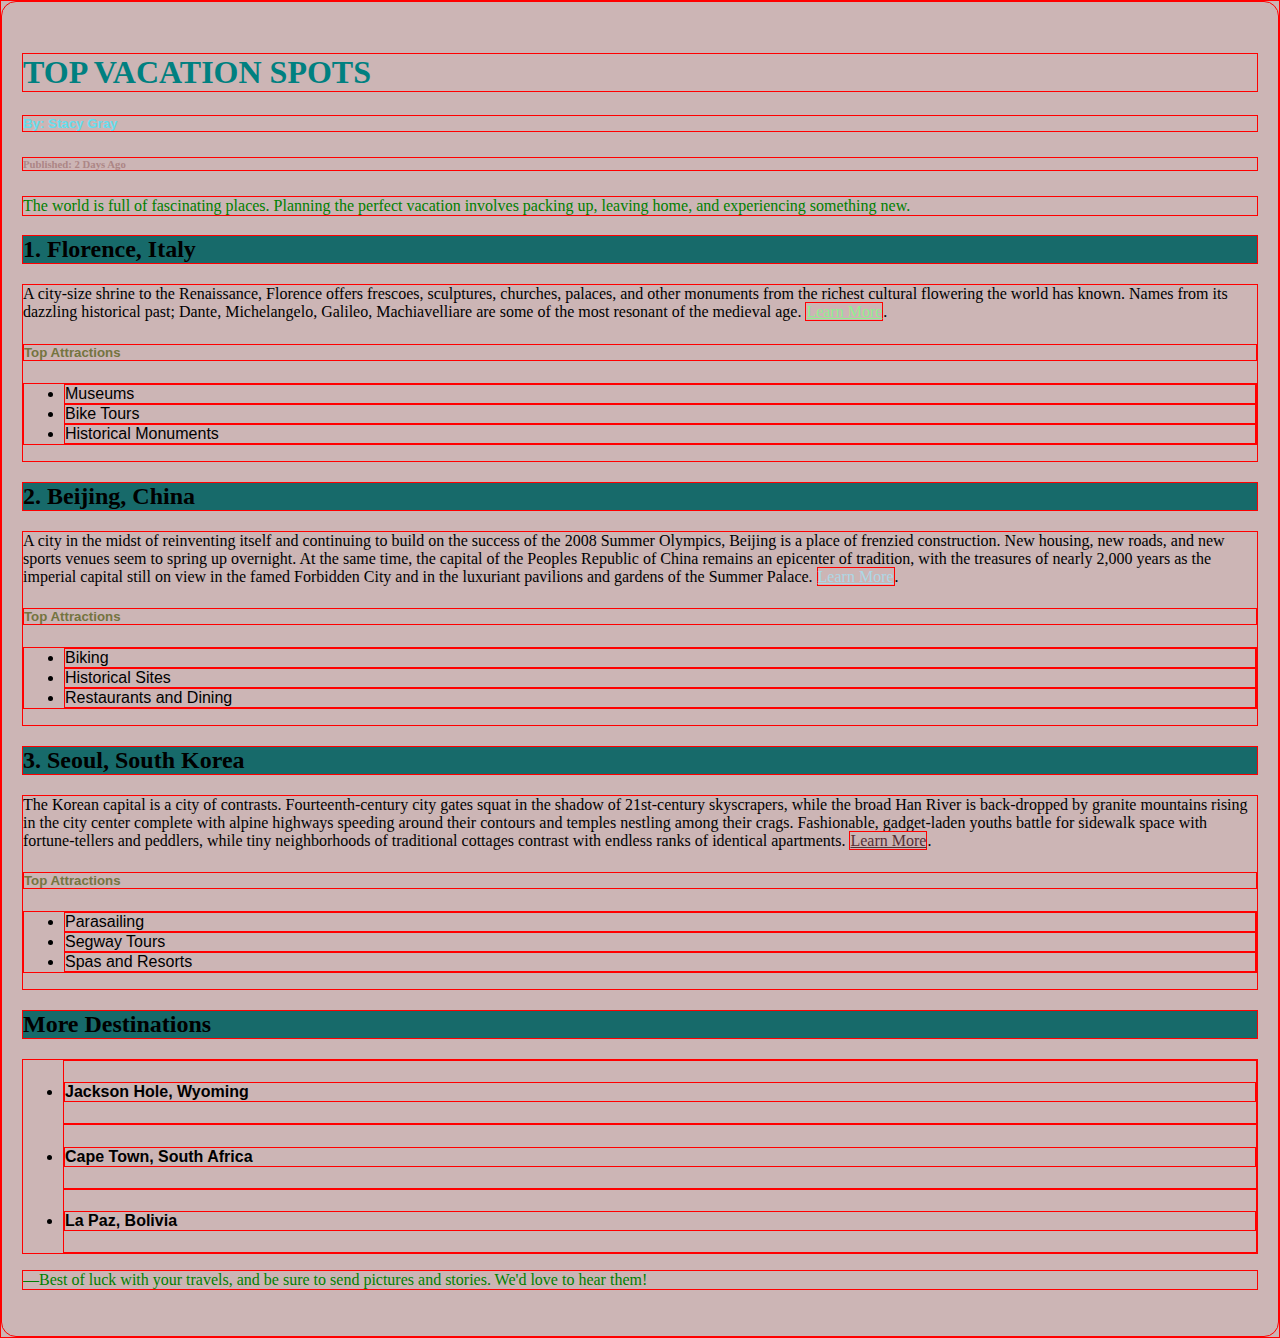
<file: begineer/starting css/index.html>
<!DOCTYPE html>
<html lang="en">
<head>
    <meta charset="UTF-8">
    <meta http-equiv="X-UA-Compatible" content="IE=edge">
    <meta name="viewport" content="width=], initial-scale=1.0">
    <title>Vacation</title>
    <link href="style.css" rel="stylesheet">
</head>
<body>
    <h1 class='title uppercase' id='article-title'>Top Vacation Spots</h1>
    <h5 class='author-class' id='author-id'>By: Stacy Gray</h5>
    <h6 id='publish-time'>Published: 2 Days Ago</h6>
  
    <p>The world is full of fascinating places. Planning the perfect vacation involves packing up, leaving home, and experiencing something new.</p>
  
    <h2 class='destination heading-background'>1. Florence, Italy</h2>
    <div class='description'>A city-size shrine to the Renaissance, Florence offers frescoes, sculptures, churches, palaces, and other monuments from the richest cultural flowering the world has known. Names from its dazzling historical past; Dante, Michelangelo, Galileo, Machiavelliare are some of the most resonant of the medieval age. <a href='https://www.nationalgeographic.com/travel/destination/florence' target='_blank'>Learn More</a>.
      <h5>Top Attractions</h5>
      <ul>
        <li>Museums</li>
        <li>Bike Tours</li>
        <li>Historical Monuments</li>
      </ul>
    </div>
  
    <h2 class='destination heading-background'>2. Beijing, China</h2>
    <div class='description'>A city in the midst of reinventing itself and continuing to build on the success of the 2008 Summer Olympics, Beijing is a place of frenzied construction. New housing, new roads, and new sports venues seem to spring up overnight. At the same time, the capital of the Peoples Republic of China remains an epicenter of tradition, with the treasures of nearly 2,000 years as the imperial capital still on view in the famed Forbidden City and in the luxuriant pavilions and gardens of the Summer Palace.
      <a href='https://www.nationalgeographic.com/travel/destination/beijing' target='_blank'>Learn More</a>.
      <h5>Top Attractions</h5>
      <ul>
        <li>Biking</li>
        <li>Historical Sites</li>
        <li>Restaurants and Dining</li>
      </ul>
    </div>
  
    <h2 class='destination heading-background'>3. Seoul, South Korea</h2>
    <div class='description' >The Korean capital is a city of contrasts. Fourteenth-century city gates squat in the shadow of 21st-century skyscrapers, while the broad Han River is back-dropped by granite mountains rising in the city center complete with alpine highways speeding around their contours and temples nestling among their crags. Fashionable, gadget-laden youths battle for sidewalk space with fortune-tellers and peddlers, while tiny neighborhoods of traditional cottages contrast with endless ranks of identical apartments.
      <a href='https://www.nationalgeographic.com/travel/destination/seoul' target='_blank'>Learn More</a>.
      <h5>Top Attractions</h5>
      <ul>
        <li>Parasailing</li>
        <li>Segway Tours</li>
        <li>Spas and Resorts</li>
      </ul>
    </div>
  
    <h2 class='heading-background'> More Destinations </h2>
    <ul>
      <li><h4 class='destination'>Jackson Hole, Wyoming</h4></li>
      <li><h4 class='destination'>Cape Town, South Africa</h4></li>
      <li><h4 class='destination'>La Paz, Bolivia</h4></li>
    </ul>
  
    <p>&mdash;Best of luck with your travels, and be sure to send pictures and stories. We'd love to hear them!</p>
  
</body>
</html>
</file>
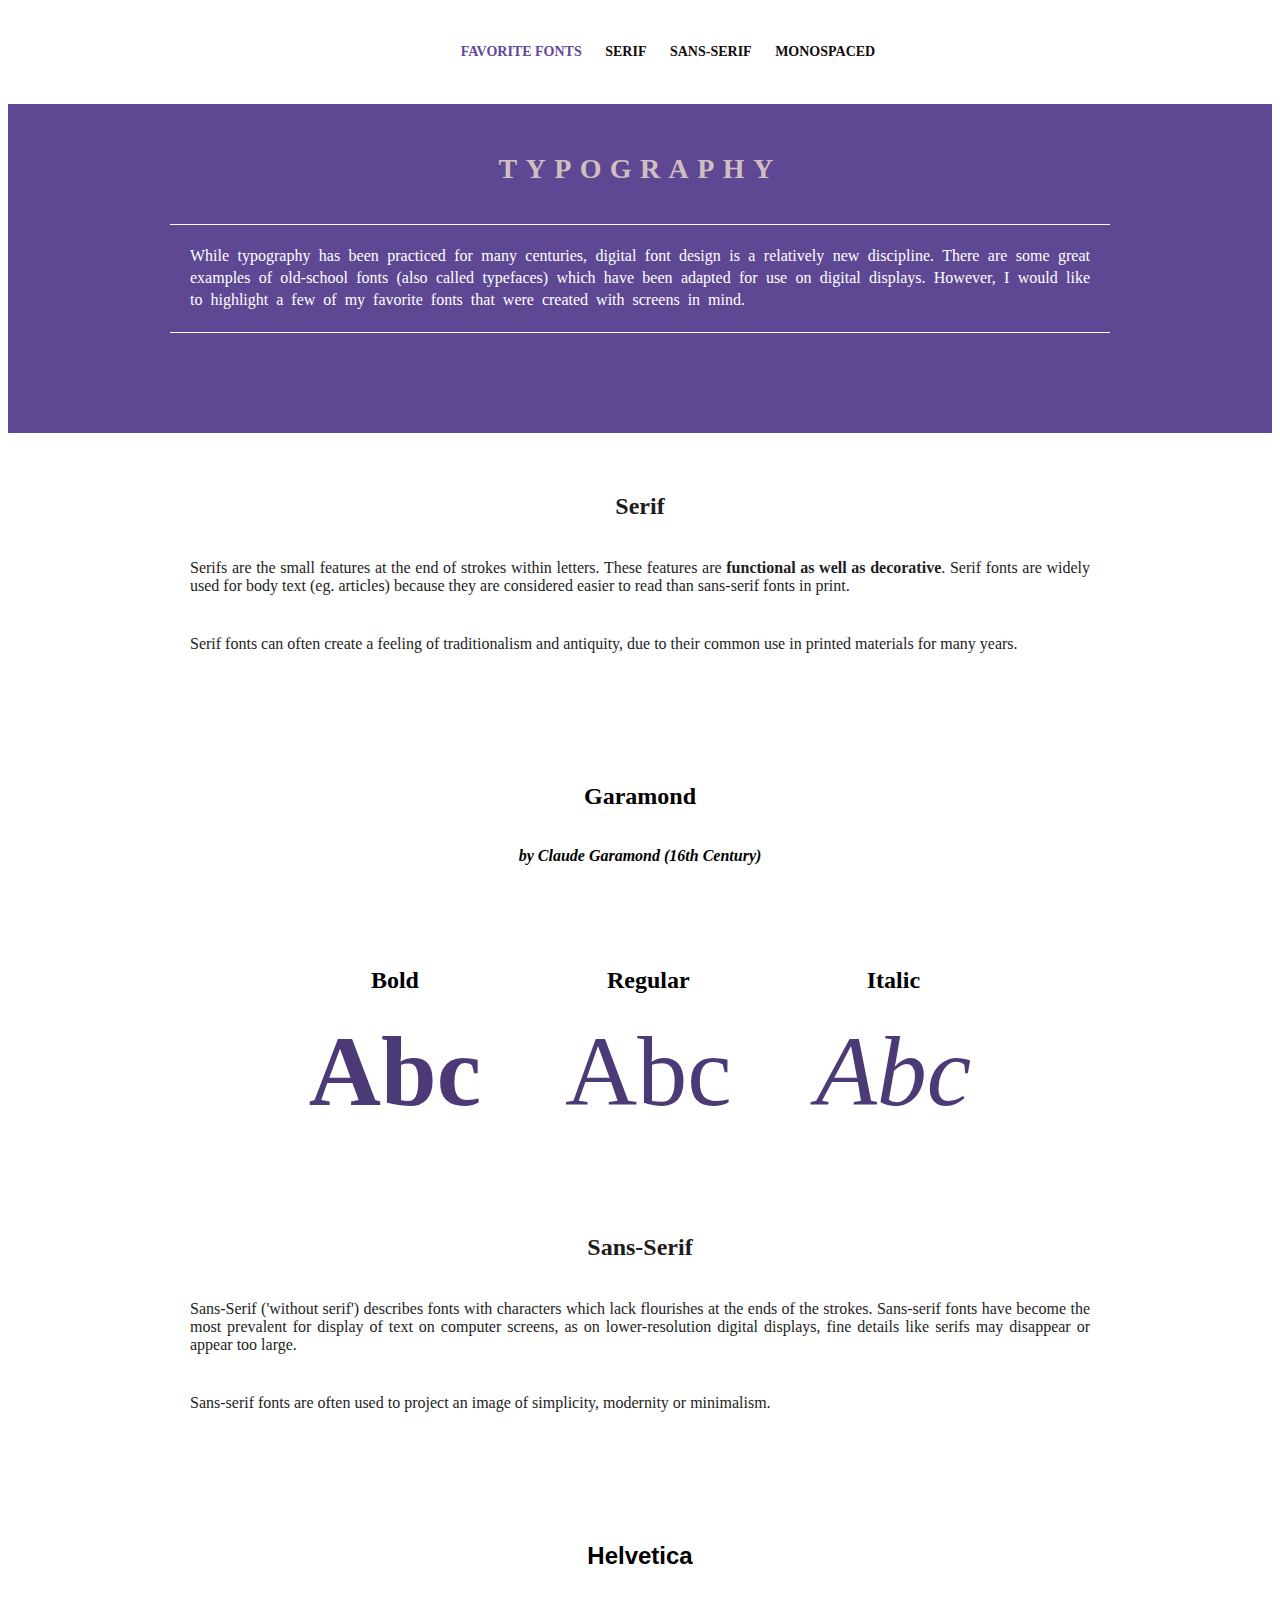
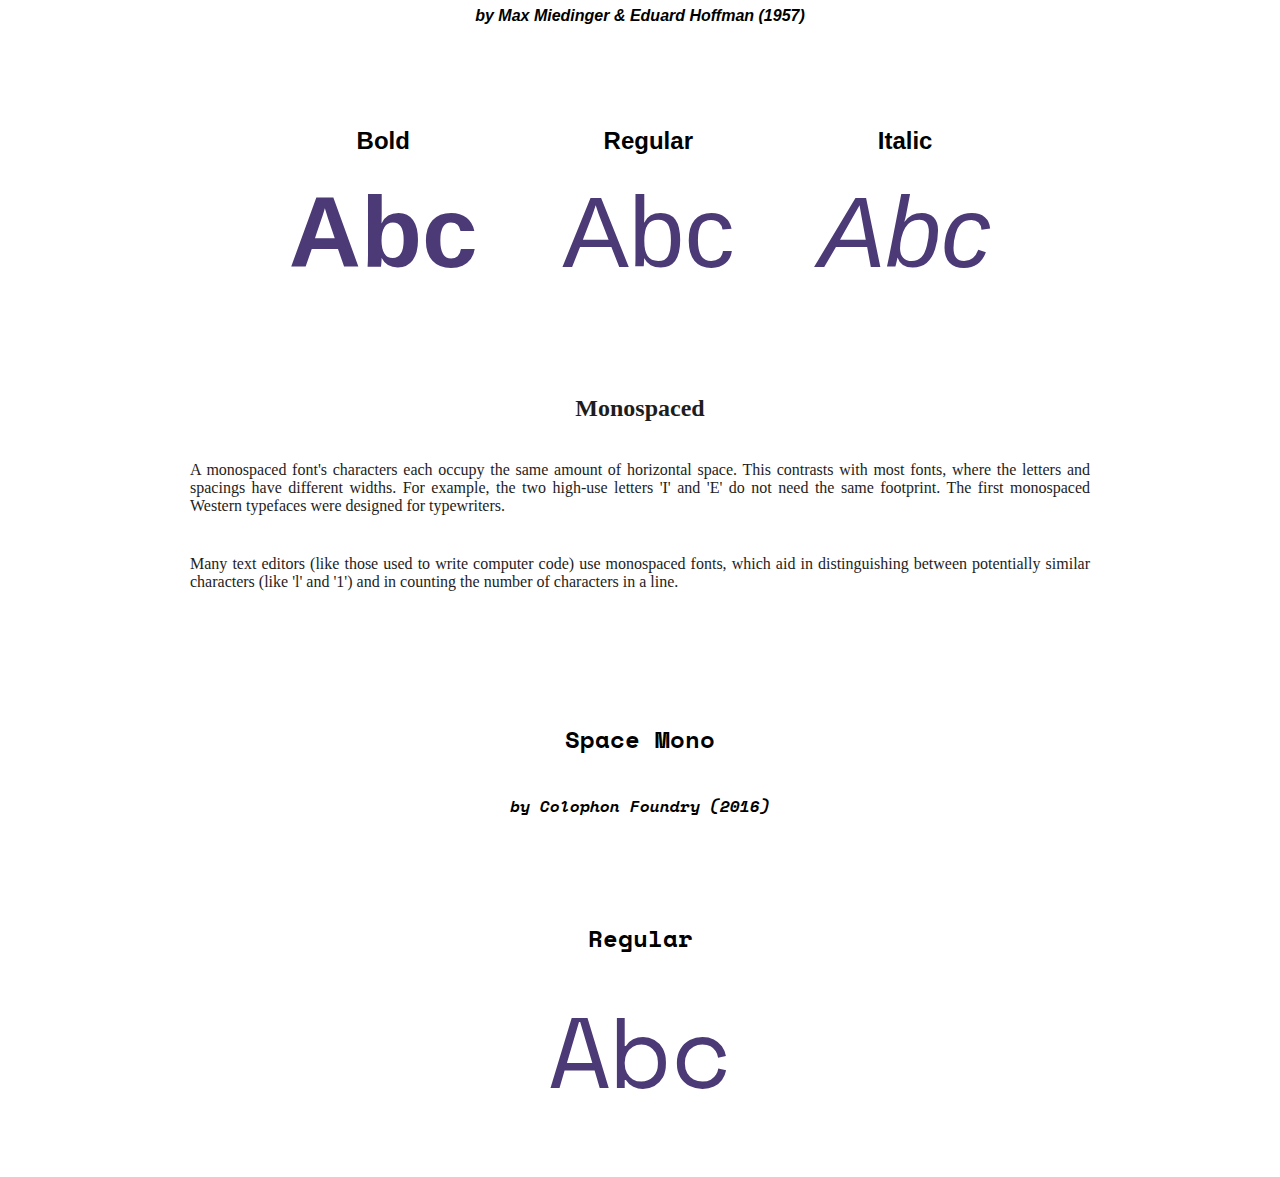
<file: begineer/changing fonts/fonts.html>
<!DOCTYPE html>
<html lang="en">
<head>
    <meta charset="UTF-8">
    <meta http-equiv="X-UA-Compatible" content="IE=edge">
    <meta name="viewport" content="width=device-width, initial-scale=1.0">
    <title>Fonts</title>
    <link href="styling font.css" rel="stylesheet">
    <link href="https://fonts.googleapis.com/css2?family=Space+Mono&display=swap" rel="stylesheet">
</head>
<body>
     
    <!-- Header -->
  <nav class='header'>
    <ul>
      <li><a class='home' href='#top'>FAVORITE FONTS</a></li>
      <li><a class='pagelink' href='#serif'>SERIF</a></li>
      <li><a class='pagelink' href='#sans'>SANS-SERIF</a></li>
      <li><a class='pagelink' href='#mono'>MONOSPACED</a></li>
    </ul>
  </nav>

  <!-- Banner Section -->
  <div class='banner'>
    <h1>Typography</h1>
      <p>While typography has been practiced for many centuries, digital font design is a relatively new discipline. There are some great examples of old-school fonts (also called typefaces) which have been adapted for use on digital displays. However, I would like to highlight a few of my favorite fonts that were created with screens in mind.</p>
  </div>

  <!-- Serif Section -->
  <div id='serif'>

    <!-- Editorial Section - Serif -->
    <div class='editorial'>
      <h2>Serif</h2>
      <p>Serifs are the small features at the end of strokes within letters. These features are <strong>functional as well as decorative</strong>. Serif fonts are widely used for body text (eg. articles) because they are considered easier to read than sans-serif fonts in print.</p>
      <p>Serif fonts can often create a feeling of traditionalism and antiquity, due to their common use in printed materials for many years.</p>
    </div>

    <!-- Font Card - Serif -->
    <div class='font-card garamond'>
      <h2>Garamond</h2>
      <h5 class='creator'>by Claude Garamond (16th Century)</h5>
        <span class='sample'>
          <h2>Bold</h2>
          <span class='bold text'>Abc</span>
        </span>
        <span class='sample'>
          <h2>Regular</h2>
          <span class='regular text'>Abc</span>
        </span>
        <span class='sample'>
          <h2>Italic</h2>
          <span class='italic text'>Abc</span>
        </span>
    </div>
  </div>

  <!-- Sans-Serif Section -->
  <div id='sans'>

    <!-- Editorial Section - Sans-Serif -->
    <div class='editorial'>
      <h2>Sans-Serif</h2>
      <p>Sans-Serif ('without serif') describes fonts with characters which lack flourishes at the ends of the strokes. Sans-serif fonts have become the most prevalent for display of text on computer screens, as on lower-resolution digital displays, fine details like serifs may disappear or appear too large.</p>
      <p>Sans-serif fonts are often used to project an image of simplicity, modernity or minimalism.</p>
    </div>

    <!-- Font Card - Sans-Serif -->
    <div class='font-card helvetica'>
      <h2>Helvetica</h2>
      <h5 class='creator'>by Max Miedinger & Eduard Hoffman (1957)</h5>
        <span class='sample'>
          <h2>Bold</h2>
          <span class='bold text'>Abc</span>
        </span>
        <span class='sample'>
          <h2>Regular</h2>
          <span class='regular text'>Abc</span>
        </span>
        <span class='sample'>
          <h2>Italic</h2>
          <span class='italic text'>Abc</span>
        </span>
    </div>
  </div>

  <!-- Monospaced Section -->
  <div id='mono'>

    <!-- Editorial - Monospaced -->
    <div class='editorial'>
      <h2>Monospaced</h2>
      <p>A monospaced font's characters each occupy the same amount of horizontal space. This contrasts with most fonts, where the letters and spacings have different widths. For example, the two high-use letters 'I' and 'E' do not need the same footprint. The first monospaced Western typefaces were designed for typewriters.</p>
      <p>Many text editors (like those used to write computer code) use monospaced fonts, which aid in distinguishing between potentially similar characters (like 'l' and '1') and in counting the number of characters in a line.</p>
    </div>

    <!-- Font Card - Monospaced -->
    <div class='font-card space'>
      <h2>Space Mono</h2>
      <h5 class='creator'>by Colophon Foundry (2016)</h5>
        <span class='sample'>
          <h2>Regular</h2>
          <span class='regular text'>Abc</span>
        </span>
    </div>
  </div>
</body>
</html>
</file>
<file: begineer/starting css/style.css>
* {
  border: 1px solid red;
}

p {
  color: green;
}

h1 {
  color: maroon;
}

.title {
  color: teal;
}

.uppercase {
  text-transform: uppercase;
}

#article-title {
  font-family: cursive;
}

a[href*='florence'] {
  color: lightgreen;
}

a[href*='beijing'] {
  color: lightblue;
}

a[href*='seoul'] {
  color: rgb(86, 46, 52);
}

a:hover {
  color:darkorange;
}

.heading-background {
  background-color: rgb(23, 106, 106);
}

#publish-time {
  color: rgb(172, 134, 134);
}

h5 {
  color: rgb(116, 116, 64);
}

.author-class {
  color: pink;
}

#author-id {
  color: rgb(100, 221, 237);
}
h2.destiation{font-family: Georgia, 'Times New Roman', Times, serif;}

h5, li{font-family: Arial, Helvetica, sans-serif;}

body {
  background-color: rgb(204, 181, 181);
  margin: 0px;
  padding: 30px 20px;
  border-radius: 15px;
}
</file>
<file: begineer/changing fonts/styling font.css>
tml {
    font-size: 16px;
    font-family: 'Arial', sans-serif;
  }
  
  body {
    background-color: white;  
    text-align: center;  
  }
  
  h1 {
    padding: 20px;
    color: rgb(209, 191, 191);
    font-size: 28px;
    text-align: center;
    font-family: Georgia;
    text-transform: uppercase;
    letter-spacing: 0.3em;
  }
  
  h2 {
    padding: 40px 20px 0 20px;
    font-size: 24px;
    text-align: center;
  }
  
  a {
    text-decoration: none;
  }
  
  p {
    max-width: 900px;
    margin: 0 auto;
    padding: 20px;
    text-align: justify;
  }
  
  
  /* Header */
  .header {
    position: fixed;
    top: 0;
    width: 100%;
    padding: 20px 0;
    background-color: white;
    font-size: 14px;
    font-weight: 900;
  }
  
  .header li {
    display: inline-block;
    padding: 10px;
  }
  
  .header a {
    color: #100b0b;
  }
  
  a.home {
    color: #5f479a;
  }
  
  
  /* Banner Section */
  .banner {
    margin-top: 74px;
    padding: 40px 0 100px 0;
    background-color: #5e4893;
  }
  
  .banner p {
    border-top: 1px solid white;
    border-bottom: 1px solid white;
    color: white;
    font-weight: lighter;
    word-spacing: 0.25em;
    line-height: 1.4;
  }
  
  
  /* Editorial Sections */
  .editorial {
    padding-bottom: 40px;
    color: rgb(30, 29, 29);
    font-family: 'Trebuchet MS', 'Times New Roman', serif;
  }
  
  /* Font Card Sections */
  .font-card {
    padding: 10px 0 40px 0;
    background-color: #ffffff;
    text-align: center;
  }
  
  .font-card .creator {
    padding: 10px 20px;
    font-size: 16px;
    font-style: italic;
  }
  
  .sample {
    display: inline-block;  
    padding: 5px 40px;
  }
  
  .sample .text {
    color: #4c3a76;
    font-size: 100px;
  }
  
  .garamond {
    font-family: Garamond;
  }
  
  .helvetica {
    font-family: Helvetica;
  }
  
  .space {
    font-family: 'Space Mono', monospace;
  }
  
  .bold {
    font-weight: 900;
  }
  
  .regular {
    font-weight: normal;
  }
  
  .italic {
    font-weight: normal;
    font-style: italic;
  }
</file>
